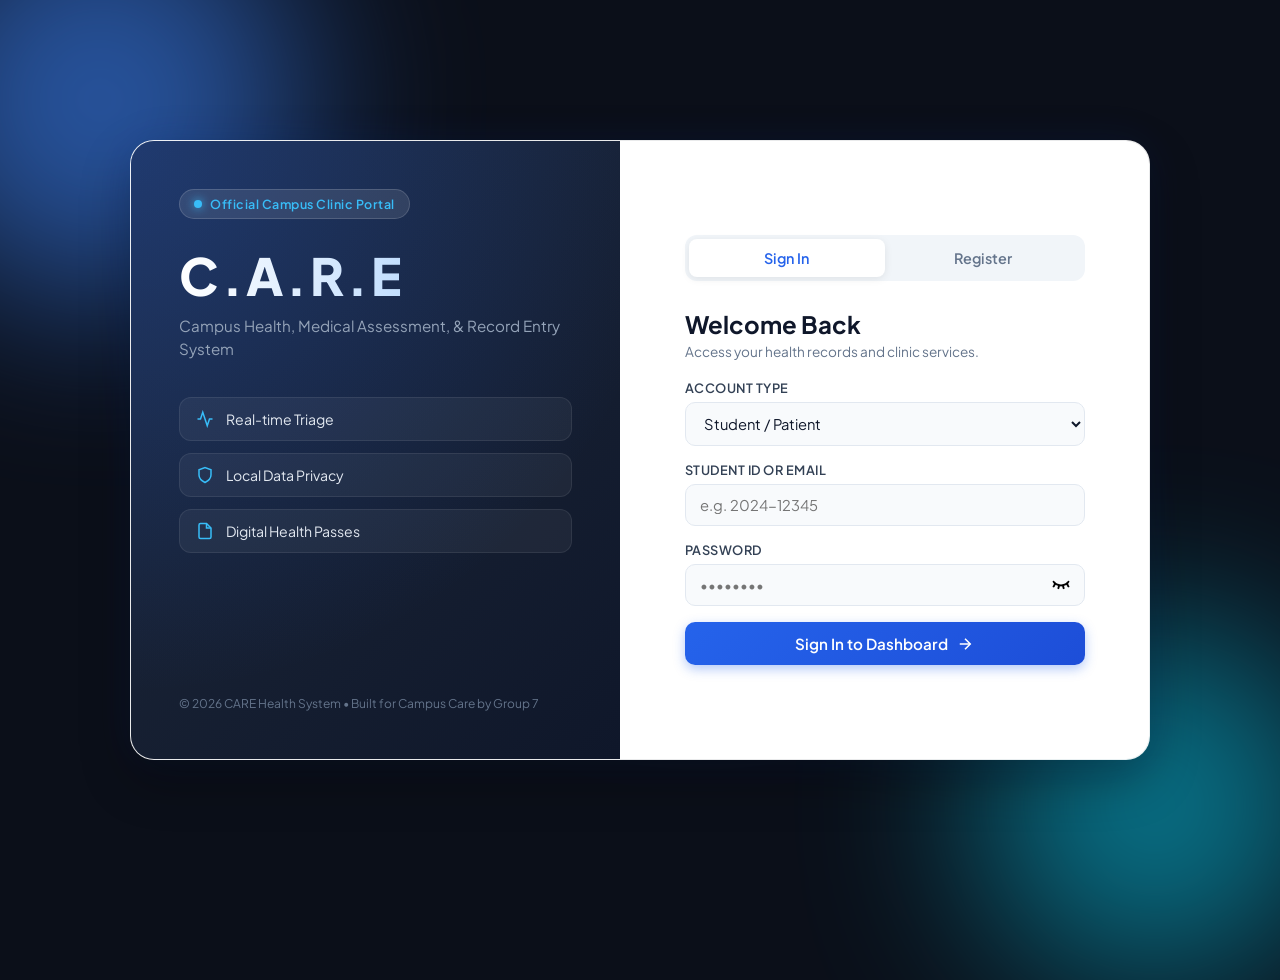
<file: CARE-ICT-1-Project/index.html>
<!DOCTYPE html>
<html lang="en">
<head>
    <meta charset="UTF-8">
    <meta name="viewport" content="width=device-width, initial-scale=1.0">
    <title>C.A.R.E - Campus Health System</title>
    <link rel="stylesheet" href="css/auth.css">
    <link href="https://fonts.googleapis.com/css2?family=Plus+Jakarta+Sans:wght@400;500;600;700;800&display=swap"
          rel="stylesheet">
</head>
<body>
<div class="bg-orb orb-1"></div>
<div class="bg-orb orb-2"></div>
<div class="bg-orb orb-3"></div>

<main class="auth-wrapper">
    <section class="brand-side">
        <div class="brand-content">
            <div class="brand-badge">
                <span class="pulse-dot"></span> Official Campus Clinic Portal
            </div>
            <h1>C.A.R.E</h1>
            <p class="brand-subtitle">Campus Health, Medical Assessment, & Record Entry System</p>

            <div class="feature-pills">
                <div class="pill">
                    <svg viewBox="0 0 24 24" width="18" height="18" stroke="currentColor" stroke-width="2" fill="none">
                        <path d="M22 12h-4l-3 9L9 3l-3 9H2"/>
                    </svg>
                    <span>Real-time Triage</span>
                </div>
                <div class="pill">
                    <svg viewBox="0 0 24 24" width="18" height="18" stroke="currentColor" stroke-width="2" fill="none">
                        <path d="M12 22s8-4 8-10V5l-8-3-8 3v7c0 6 8 10 8 10z"/>
                    </svg>
                    <span>Local Data Privacy</span>
                </div>
                <div class="pill">
                    <svg viewBox="0 0 24 24" width="18" height="18" stroke="currentColor" stroke-width="2" fill="none">
                        <path d="M14 2H6a2 2 0 0 0-2 2v16a2 2 0 0 0 2 2h12a2 2 0 0 0 2-2V8z"/>
                        <polyline points="14 2 14 8 20 8"/>
                    </svg>
                    <span>Digital Health Passes</span>
                </div>
            </div>
        </div>

        <div class="brand-footer">
            <p>© 2026 CARE Health System • Built for Campus Care by Group 7</p>
        </div>
    </section>

    <section class="form-side">
        <div class="form-card">
            <div class="tab-container">
                <div class="tab-glider" id="tabGlider"></div>
                <button id="toggleLoginBtn" class="tab-btn active" onclick="switchTab('login')">Sign In</button>
                <button id="toggleSignupBtn" class="tab-btn" onclick="switchTab('signup')">Register</button>
            </div>

            <div id="alertBox" class="alert-box hidden"></div>
            <form id="loginForm" class="auth-form" onsubmit="handleLogin(event)">
                <div class="form-header">
                    <h2>Welcome Back</h2>
                    <p>Access your health records and clinic services.</p>
                </div>

                <div class="input-field">
                    <label for="loginRole">Account Type</label>
                    <div class="input-wrapper">
                        <select id="loginRole" required>
                            <option value="student">Student / Patient</option>
                            <option value="staff">Clinic Assistant / Staff</option>
                            <option value="admin">System Admin / Head Nurse</option>
                        </select>
                    </div>
                </div>

                <div class="input-field">
                    <label for="loginIdentifier">Student ID or Email</label>
                    <div class="input-wrapper">
                        <input type="text" id="loginIdentifier" placeholder="e.g. 2024-12345" required>
                    </div>
                </div>

                <div class="input-field">
                    <label for="loginPassword">Password</label>
                    <div class="input-wrapper" style="position: relative;">
                        <input type="password" id="loginPassword" placeholder="••••••••"
                               style="width: 100%; padding-right: 40px;" required>
                        <button type="button" onclick="togglePassword('loginPassword')"
                                style="position: absolute; right: 10px; top: 50%; transform: translateY(-50%); background: none; border: none; cursor: pointer; padding: 4px;"
                                title="Show/Hide Password">
                            <img id="loginPassword-icon" src="assets/close-eye.png" alt="Toggle Password"
                                 style="width: 20px; height: 20px; object-fit: contain;">
                        </button>
                    </div>
                </div>

                <button type="submit" class="btn-submit">
                    <span>Sign In to Dashboard</span>
                    <svg viewBox="0 0 24 24" width="18" height="18" stroke="currentColor" stroke-width="2" fill="none">
                        <line x1="5" y1="12" x2="19" y2="12"/>
                        <polyline points="12 5 19 12 12 19"/>
                    </svg>
                </button>
            </form>

            <form id="signupForm" class="auth-form hidden" onsubmit="handleSignup(event)" novalidate>
                <div class="form-header">
                    <h2>Create Student Account</h2>
                    <p>Register once to simplify all future campus clinic visits.</p>
                </div>

                <div class="input-field">
                    <label for="signupFullName">Full Name</label>
                    <input type="text" id="signupFullName" placeholder="Type your name here">
                </div>

                <div class="input-field">
                    <label for="signupStudentID">Student ID Number</label>
                    <input type="text" id="signupStudentID" placeholder="e.g. 2024-12345">
                </div>

                <div class="grid-2">
                    <div class="input-field">
                        <label for="signupGrade">Year / Level</label>
                        <select id="signupGrade">
                            <option value="">Select Level</option>
                            <option value="Grade 11">Grade 11</option>
                            <option value="Grade 12">Grade 12</option>
                            <option value="1st Year">1st Year</option>
                            <option value="2nd Year">2nd Year</option>
                            <option value="3rd Year">3rd Year</option>
                            <option value="4th Year">4th Year</option>
                        </select>
                    </div>
                    <div class="input-field">
                        <label for="signupSection">Section</label>
                        <input type="text" id="signupSection" placeholder="e.g. ICT-1">
                    </div>
                </div>

                <div class="input-field">
                    <label for="signupContact">Emergency Contact</label>
                    <input type="tel" id="signupContact" placeholder="e.g 09123456789">
                </div>

                <div class="grid-2">
                    <div class="input-field">
                        <label for="signupPassword">Password</label>
                        <div class="input-wrapper" style="position: relative;">
                            <input type="password" id="signupPassword" placeholder="••••••••"
                                   style="width: 100%; padding-right: 40px;">
                            <button type="button" onclick="togglePassword('signupPassword')"
                                    style="position: absolute; right: 10px; top: 50%; transform: translateY(-50%); background: none; border: none; cursor: pointer; padding: 4px;"
                                    title="Show/Hide Password">
                                <img id="signupPassword-icon" src="assets/close-eye.png" alt="Toggle Password"
                                     style="width: 20px; height: 20px; object-fit: contain;">
                            </button>
                        </div>
                    </div>
                    <div class="input-field">
                        <label for="signupConfirmPassword">Confirm Password</label>
                        <div class="input-wrapper" style="position: relative;">
                            <input type="password" id="signupConfirmPassword" placeholder="••••••••"
                                   style="width: 100%; padding-right: 40px;">
                            <button type="button" onclick="togglePassword('signupConfirmPassword')"
                                    style="position: absolute; right: 10px; top: 50%; transform: translateY(-50%); background: none; border: none; cursor: pointer; padding: 4px;"
                                    title="Show/Hide Password">
                                <img id="signupConfirmPassword-icon" src="assets/close-eye.png" alt="Toggle Password"
                                     style="width: 20px; height: 20px; object-fit: contain;">
                            </button>
                        </div>
                    </div>
                </div>

                <div class="form-group terms-group">
                    <label class="checkbox-container">
                        <input type="checkbox" id="signupTerms">
                        <span class="checkmark"></span>
                        <span class="terms-text">
                            I agree to the <a href="#" onclick="openTermsModal(event)">Terms & Conditions</a> and <a
                                href="#" onclick="openTermsModal(event)">Data Privacy Notice</a>.
                        </span>
                    </label>
                </div>

                <button type="submit" class="btn-submit">
                    <span>Complete Registration</span>
                    <svg viewBox="0 0 24 24" width="18" height="18" stroke="currentColor" stroke-width="2" fill="none">
                        <line x1="5" y1="12" x2="19" y2="12"/>
                        <polyline points="12 5 19 12 12 19"/>
                    </svg>
                </button>
            </form>
        </div>
    </section>
</main>

<div id="termsModal" class="modal-overlay hidden" onclick="closeTermsModalOnOverlay(event)">
    <div class="modal-card">
        <div class="modal-header">
            <h3>Terms & Conditions & Privacy Notice</h3>
            <button type="button" class="modal-close-btn" onclick="closeTermsModal()">&times;</button>
        </div>
        <div class="modal-body">
            <h4>1. Data Processing and In-Memory Handling</h4>
            <p>Welcome to CARE: Campus Health, Medical Assessment, and Record Entry System. Please note that this system
                operates entirely using in-memory JavaScript data structures during active runtime session
                interaction.</p>

            <h4>2. No Persistent Web Storage</h4>
            <p>To comply with course guidelines and browser security standards, no personal health data, login
                credentials, or clinic records are stored permanently in browser localStorage or local persistent device
                storage.</p>

            <h4>3. Session Lifecycle</h4>
            <p>All entered student information, clinic check-in logs, queue numbers, and generated medical passes are
                stored temporarily for active session rendering. Closing or refreshing the browser page will instantly
                reset active queue entries and session data.</p>

            <h4>4. Scope of Use</h4>
            <p>The system is designed strictly for routine student health check-ins, symptom selections, and basic
                clinic visit summary generation within campus limits. It does not replace emergency medical response
                systems.</p>

            <h4>5. User Responsibilities</h4>
            <p>Students must provide accurate emergency contact details and truthful health information to assist clinic
                nurses and staff in delivering proper on-campus care.</p>
        </div>
        <div class="modal-footer">
            <button type="button" class="btn-secondary" onclick="closeTermsModal()">Close</button>
            <button type="button" class="btn-primary-sm" onclick="acceptTermsFromModal()">I Agree & Accept</button>
        </div>
    </div>
</div>

<script src="js/data.js"></script>
<script src="js/auth.js"></script>
</body>
</html>
</file>
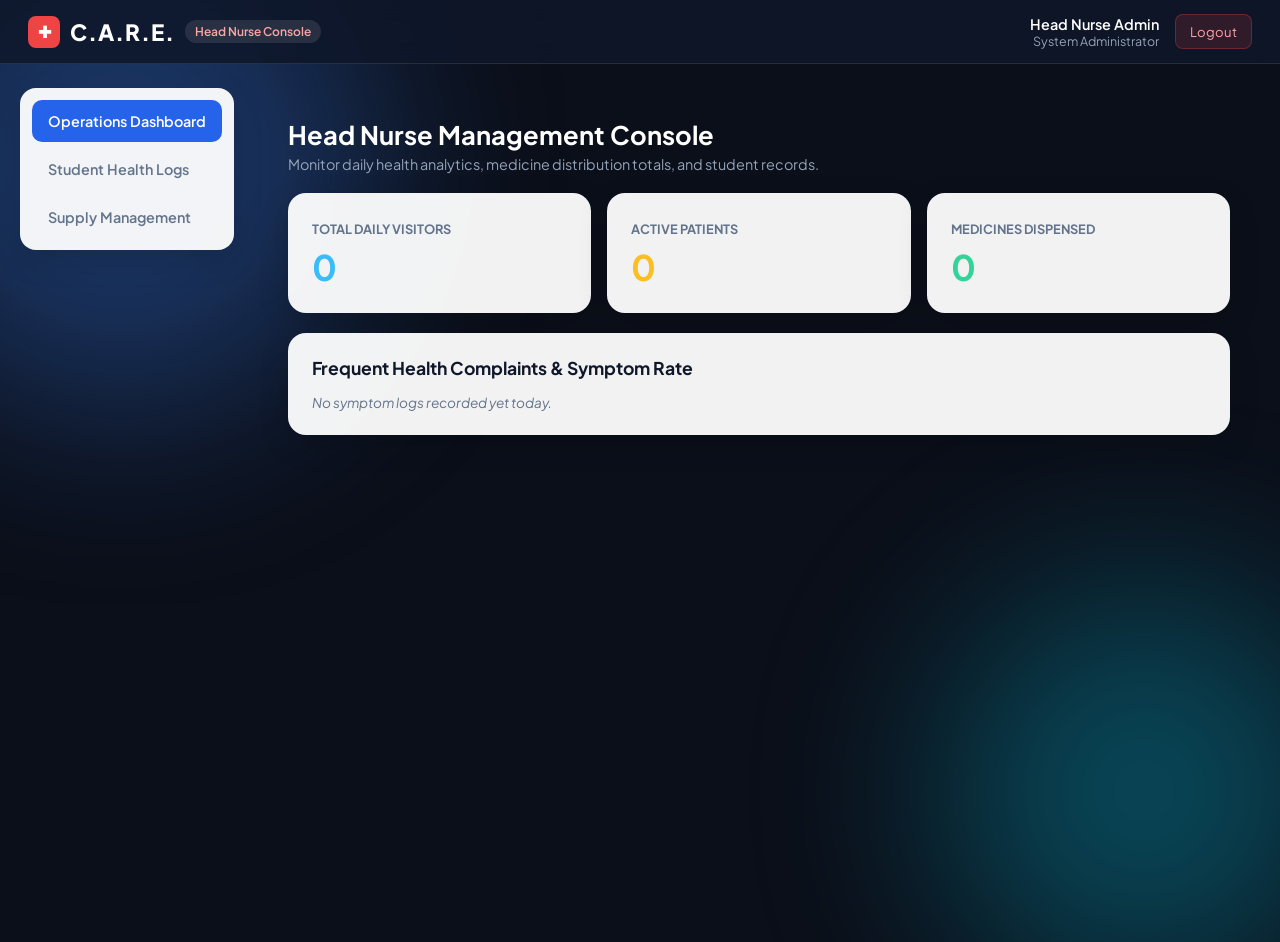
<file: CARE-ICT-1-Project/pages/admin.html>
<!DOCTYPE html>
<html lang="en">
<head>
    <meta charset="UTF-8">
    <meta name="viewport" content="width=device-width, initial-scale=1.0">
    <title>C.A.R.E. - Admin & Head Nurse Portal</title>
    <link rel="stylesheet" href="../css/student.css">
    <link href="https://fonts.googleapis.com/css2?family=Plus+Jakarta+Sans:wght@400;500;600;700;800&display=swap"
          rel="stylesheet">
</head>
<body>
<div class="bg-orb orb-1"></div>
<div class="bg-orb orb-2"></div>

<header class="app-header">
    <div class="header-container">
        <div style="display: flex; align-items: center; gap: 12px;">
            <button class="hamburger-btn" onclick="toggleMobileSidebar()" title="Toggle Menu">☰</button>
            <div class="brand">
                <span class="logo-icon" style="background: #ef4444;">✚</span>
                <span class="logo-text">C.A.R.E.</span>
                <span class="badge" style="color: #fca5a5;">Head Nurse Console</span>
            </div>
        </div>
        <div class="user-profile">
            <div class="profile-info">
                <span id="navAdminName" class="user-name">Head Nurse Admin</span>
                <span class="user-id">System Administrator</span>
            </div>
            <button class="btn-logout" onclick="handleLogout()">
                <span>Logout</span>
            </button>
        </div>
    </div>
</header>

<div class="dashboard-layout">
    <aside class="sidebar">
        <nav class="nav-menu">
            <button class="nav-item active" onclick="switchAdminSection('dashboard', this)">
                <span>Operations Dashboard</span>
            </button>
            <button class="nav-item" onclick="switchAdminSection('records', this)">
                <span>Student Health Logs</span>
            </button>
            <button class="nav-item" onclick="switchAdminSection('inventory', this)">
                <span>Supply Management</span>
            </button>
        </nav>
    </aside>

    <main class="content-area">
        <!-- DASHBOARD -->
        <section id="sec-dashboard" class="dashboard-section">
            <div class="section-title">
                <h2>Head Nurse Management Console</h2>
                <p>Monitor daily health analytics, medicine distribution totals, and student records.</p>
            </div>

            <div style="display: grid; grid-template-columns: repeat(auto-fit, minmax(200px, 1fr)); gap: 16px;">
                <div class="card-box">
                    <span style="font-size: 0.8rem; color: var(--text-muted); font-weight: 700; text-transform: uppercase;">Total Daily Visitors</span>
                    <h2 id="adminVisitorTotal" style="font-size: 2.2rem; margin-top: 6px; color: #38bdf8;">0</h2>
                </div>
                <div class="card-box">
                    <span style="font-size: 0.8rem; color: var(--text-muted); font-weight: 700; text-transform: uppercase;">Active Patients</span>
                    <h2 id="adminActiveTotal" style="font-size: 2.2rem; margin-top: 6px; color: #fbbf24;">0</h2>
                </div>
                <div class="card-box">
                    <span style="font-size: 0.8rem; color: var(--text-muted); font-weight: 700; text-transform: uppercase;">Medicines Dispensed</span>
                    <h2 id="adminMedsDispensed" style="font-size: 2.2rem; margin-top: 6px; color: #34d399;">0</h2>
                </div>
            </div>

            <div class="card-box">
                <h3>Frequent Health Complaints & Symptom Rate</h3>
                <div id="symptomAnalyticsList"
                     style="display: flex; flex-direction: column; gap: 10px; margin-top: 15px;"></div>
            </div>
        </section>

        <!-- RECORDS -->
        <section id="sec-records" class="dashboard-section hidden">
            <div class="section-title">
                <h2>Comprehensive Health Records</h2>
                <p>View all student clinic check-ins and treatment logs.</p>
            </div>
            <div class="card-box">
                <div class="table-wrapper">
                    <table class="data-table">
                        <thead>
                        <tr>
                            <th>Timestamp</th>
                            <th>Queue #</th>
                            <th>Student Name</th>
                            <th>Symptoms</th>
                            <th>Rest Duration</th>
                            <th>Status</th>
                        </tr>
                        </thead>
                        <tbody id="adminRecordsTableBody"></tbody>
                    </table>
                </div>
            </div>
        </section>

        <!-- INVENTORY -->
        <section id="sec-inventory" class="dashboard-section hidden">
            <div class="section-title">
                <h2>Medicine Supply Management</h2>
                <p>Manage stock levels and supply availability.</p>
            </div>
            <div class="card-box">
                <div class="table-wrapper">
                    <table class="data-table">
                        <thead>
                        <tr>
                            <th>Item Name</th>
                            <th>Category</th>
                            <th>Stock Remaining</th>
                            <th>Status</th>
                        </tr>
                        </thead>
                        <tbody id="adminInventoryTableBody"></tbody>
                    </table>
                </div>
            </div>
        </section>
    </main>
</div>

<script src="../js/data.js"></script>
<script src="../js/admin.js"></script>
</body>
</html>
</file>
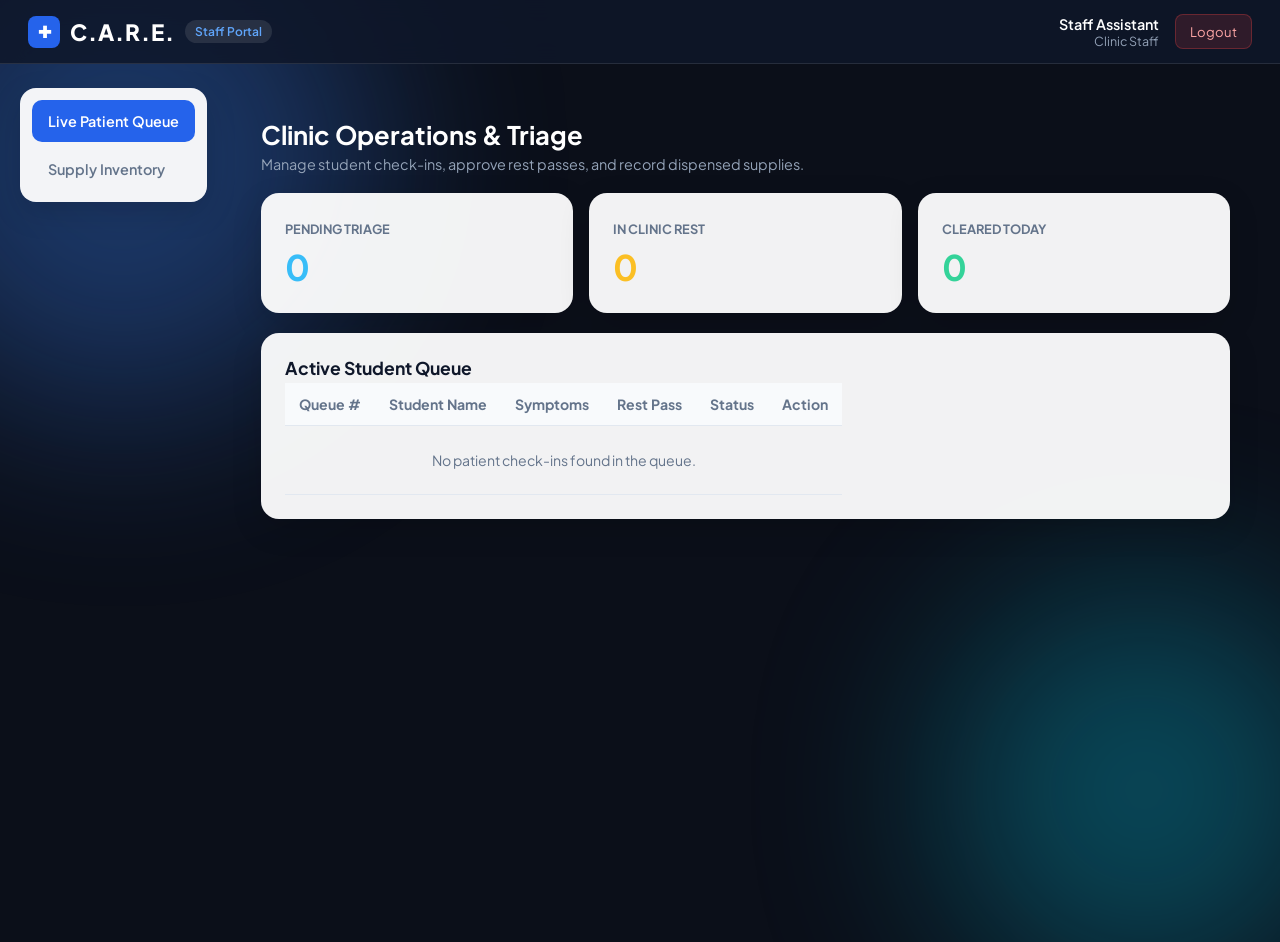
<file: CARE-ICT-1-Project/pages/staff.html>
<!DOCTYPE html>
<html lang="en">
<head>
    <meta charset="UTF-8">
    <meta name="viewport" content="width=device-width, initial-scale=1.0">
    <title>C.A.R.E - Staff Portal</title>
    <link rel="stylesheet" href="../css/student.css">
    <link href="https://fonts.googleapis.com/css2?family=Plus+Jakarta+Sans:wght@400;500;600;700;800&display=swap"
          rel="stylesheet">
</head>
<body>
<div class="bg-orb orb-1"></div>
<div class="bg-orb orb-2"></div>

<header class="app-header">
    <div class="header-container">
        <div style="display: flex; align-items: center; gap: 12px;">
            <button class="hamburger-btn" onclick="toggleMobileSidebar()" title="Toggle Menu">☰</button>
            <div class="brand">
                <span class="logo-icon" style="background: #2563eb;">✚</span>
                <span class="logo-text">C.A.R.E.</span>
                <span class="badge" style="color: #60a5fa;">Staff Portal</span>
            </div>
        </div>
        <div class="user-profile">
            <div class="profile-info">
                <span id="navStaffName" class="user-name">Staff Assistant</span>
                <span class="user-id">Clinic Staff</span>
            </div>
            <button class="btn-logout" onclick="handleLogout()">
                <span>Logout</span>
            </button>
        </div>
    </div>
</header>

<div class="dashboard-layout">
    <aside class="sidebar">
        <nav class="nav-menu">
            <button class="nav-item active" onclick="switchStaffSection('queue', this)">
                <span>Live Patient Queue</span>
            </button>
            <button class="nav-item" onclick="switchStaffSection('inventory', this)">
                <span>Supply Inventory</span>
            </button>
        </nav>
    </aside>

    <main class="content-area">
        <!-- SECTION 1: QUEUE -->
        <section id="sec-queue" class="dashboard-section">
            <div class="section-title">
                <h2>Clinic Operations & Triage</h2>
                <p>Manage student check-ins, approve rest passes, and record dispensed supplies.</p>
            </div>

            <div style="display: grid; grid-template-columns: repeat(auto-fit, minmax(200px, 1fr)); gap: 16px;">
                <div class="card-box">
                    <span style="font-size: 0.8rem; color: var(--text-muted); font-weight: 700; text-transform: uppercase;">Pending Triage</span>
                    <h2 id="metricPending" style="font-size: 2.2rem; margin-top: 6px; color: #38bdf8;">0</h2>
                </div>
                <div class="card-box">
                    <span style="font-size: 0.8rem; color: var(--text-muted); font-weight: 700; text-transform: uppercase;">In Clinic Rest</span>
                    <h2 id="metricResting" style="font-size: 2.2rem; margin-top: 6px; color: #fbbf24;">0</h2>
                </div>
                <div class="card-box">
                    <span style="font-size: 0.8rem; color: var(--text-muted); font-weight: 700; text-transform: uppercase;">Cleared Today</span>
                    <h2 id="metricCleared" style="font-size: 2.2rem; margin-top: 6px; color: #34d399;">0</h2>
                </div>
            </div>

            <div class="card-box">
                <h3>Active Student Queue</h3>
                <div class="table-wrapper">
                    <table class="data-table">
                        <thead>
                        <tr>
                            <th>Queue #</th>
                            <th>Student Name</th>
                            <th>Symptoms</th>
                            <th>Rest Pass</th>
                            <th>Status</th>
                            <th>Action</th>
                        </tr>
                        </thead>
                        <tbody id="staffQueueTableBody"></tbody>
                    </table>
                </div>
            </div>
        </section>

        <!-- SECTION 2: INVENTORY -->
        <section id="sec-inventory" class="dashboard-section hidden">
            <div class="section-title">
                <h2>Clinic Supply Stocks</h2>
                <p>Monitor basic supply stock levels for student distribution.</p>
            </div>
            <div class="card-box">
                <div class="table-wrapper">
                    <table class="data-table">
                        <thead>
                        <tr>
                            <th>Item Name</th>
                            <th>Category</th>
                            <th>Stock Remaining</th>
                            <th>Status</th>
                        </tr>
                        </thead>
                        <tbody id="staffInventoryTableBody"></tbody>
                    </table>
                </div>
            </div>
        </section>
    </main>
</div>

<!-- UPDATE MODAL -->
<div id="actionModal" class="modal-overlay hidden">
    <div class="pass-card" style="padding: 24px; max-width: 400px;">
        <h3 style="color: var(--text-main); margin-bottom: 4px;">Update Patient Visit</h3>
        <p id="actionModalQueue"
           style="font-size: 0.9rem; font-weight: 700; color: var(--primary); margin-bottom: 16px;"></p>

        <div class="form-group" style="margin-bottom: 12px;">
            <label>Update Status</label>
            <select id="actionStatusSelect"
                    style="width: 100%; padding: 10px; border-radius: 8px; border: 1.5px solid var(--border);">
                <option value="Approved for Rest">Approve for Rest Pass</option>
                <option value="Cleared & Discharged">Cleared & Discharged</option>
            </select>
        </div>

        <div class="form-group" style="margin-bottom: 20px;">
            <label>Dispense Medicine Supply</label>
            <select id="actionMedSelect"
                    style="width: 100%; padding: 10px; border-radius: 8px; border: 1.5px solid var(--border);">
                <option value="">None Issued</option>
                <option value="Paracetamol">Paracetamol (500mg)</option>
                <option value="Antacid">Antacid Tablet</option>
                <option value="Mefenamic Acid">Mefenamic Acid</option>
                <option value="Bandage / Dressing">Bandage / Dressing</option>
            </select>
        </div>

        <div style="display: flex; gap: 10px; justify-content: flex-end;">
            <button type="button" class="btn-secondary" onclick="closeActionModal()">Cancel</button>
            <button type="button" class="btn-primary-sm" onclick="saveVisitAction()">Save Changes</button>
        </div>
    </div>
</div>

<script src="../js/data.js"></script>
<script src="../js/staff.js"></script>
</body>
</html>
</file>
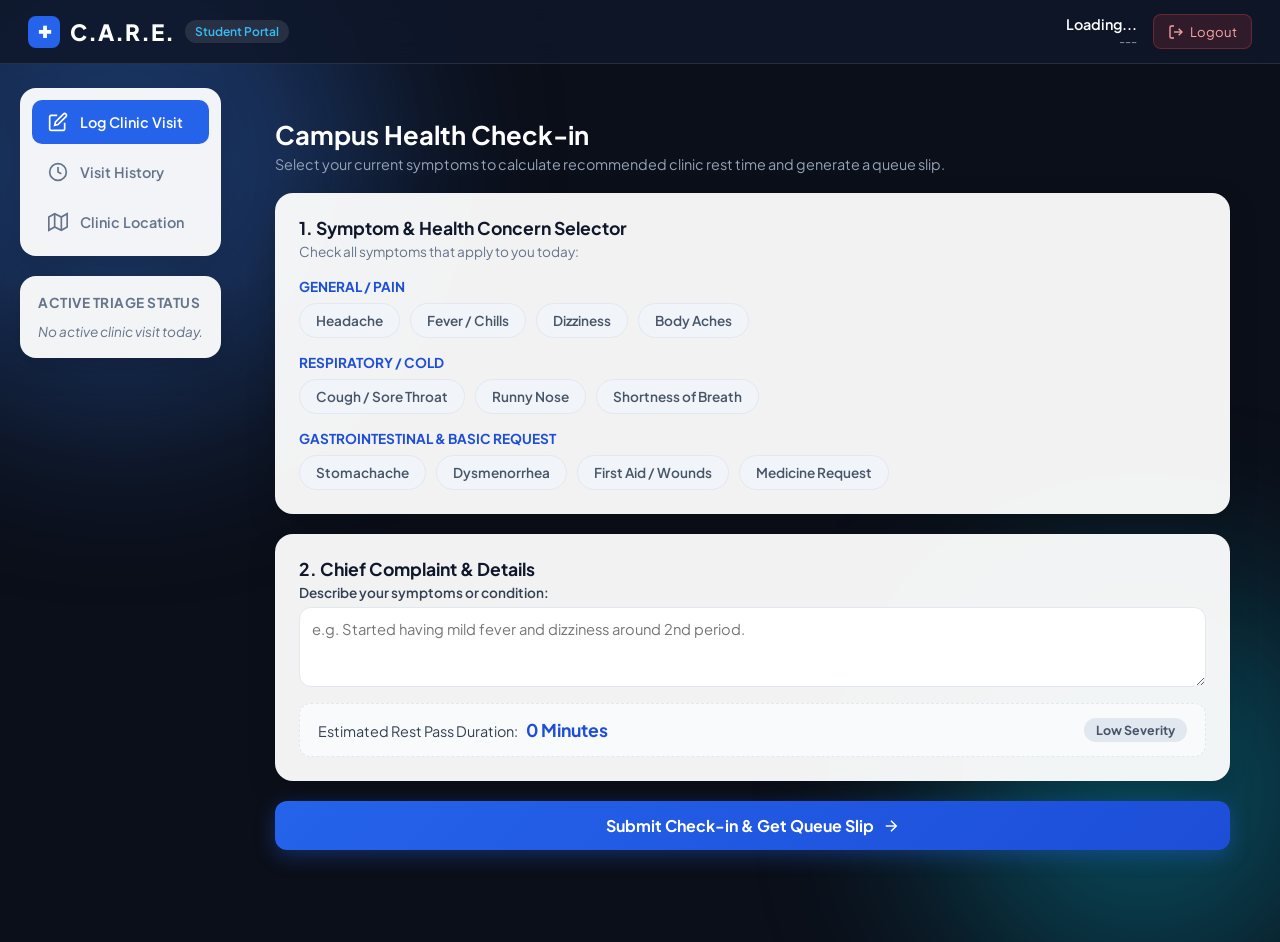
<file: CARE-ICT-1-Project/pages/student.html>
<!DOCTYPE html>
<html lang="en">
<head>
    <meta charset="UTF-8">
    <meta name="viewport" content="width=device-width, initial-scale=1.0">
    <title>CARE - Student Portal</title>
    <link rel="stylesheet" href="../css/student.css">
    <link href="https://fonts.googleapis.com/css2?family=Plus+Jakarta+Sans:wght@400;500;600;700;800&display=swap"
          rel="stylesheet">
</head>
<body>
<div class="bg-orb orb-1"></div>
<div class="bg-orb orb-2"></div>

<!-- pinaka navigation error ng system -->
<header class="app-header">
    <div class="header-container">
        <div style="display: flex; align-items: center; gap: 12px;">
            <button class="hamburger-btn" onclick="toggleMobileSidebar()" title="Toggle Menu">☰</button>
            <div class="brand">
                <span class="logo-icon">✚</span>
                <span class="logo-text">C.A.R.E.</span>
                <span class="badge">Student Portal</span>
            </div>
        </div>
        <div class="user-profile">
            <div class="profile-info">
                <span id="navStudentName" class="user-name">Loading...</span>
                <span id="navStudentID" class="user-id">---</span>
            </div>
            <button class="btn-logout" onclick="handleLogout()">
                <svg viewBox="0 0 24 24" width="16" height="16" stroke="currentColor" stroke-width="2" fill="none">
                    <path d="M9 21H5a2 2 0 0 1-2-2V5a2 2 0 0 1 2-2h4"/>
                    <polyline points="16 17 21 12 16 7"/>
                    <line x1="21" y1="12" x2="9" y2="12"/>
                </svg>
                <span>Logout</span>
            </button>
        </div>
    </div>
</header>

<main class="dashboard-layout">
    <!-- sidebar sa gitna -->
    <aside class="sidebar">
        <nav class="nav-menu">
            <button class="nav-item active" onclick="switchSection('new-visit', this)">
                <svg viewBox="0 0 24 24" width="20" height="20" stroke="currentColor" stroke-width="2" fill="none">
                    <path d="M11 4H4a2 2 0 0 0-2 2v14a2 2 0 0 0 2 2h14a2 2 0 0 0 2-2v-7"/>
                    <path d="M18.5 2.5a2.121 2.121 0 0 1 3 3L12 15l-4 1 1-4 9.5-9.5z"/>
                </svg>
                <span>Log Clinic Visit</span>
            </button>
            <button class="nav-item" onclick="switchSection('my-history', this)">
                <svg viewBox="0 0 24 24" width="20" height="20" stroke="currentColor" stroke-width="2" fill="none">
                    <circle cx="12" cy="12" r="10"/>
                    <polyline points="12 6 12 12 16 14"/>
                </svg>
                <span>Visit History</span>
            </button>
            <button class="nav-item" onclick="switchSection('clinic-map', this)">
                <svg viewBox="0 0 24 24" width="20" height="20" stroke="currentColor" stroke-width="2" fill="none">
                    <polygon points="1 6 1 22 8 18 16 22 23 18 23 2 16 6 8 2 1 6"/>
                    <line x1="8" y1="2" x2="8" y2="18"/>
                    <line x1="16" y1="6" x2="16" y2="22"/>
                </svg>
                <span>Clinic Location</span>
            </button>
        </nav>

        <div class="active-queue-card">
            <h4>Active Triage Status</h4>
            <div id="queueStatusContent">
                <p class="no-queue">No active clinic visit today.</p>
            </div>
        </div>
    </aside>

    <!-- pinaka content -->
    <section class="content-area">

        <!-- yung log in visit form -->
        <div id="sec-new-visit" class="dashboard-section active">
            <div class="section-title">
                <h2>Campus Health Check-in</h2>
                <p>Select your current symptoms to calculate recommended clinic rest time and generate a queue slip.</p>
            </div>

            <form id="visitForm" onsubmit="handleVisitSubmit(event)">
                <!-- yung symptom selector grid -->
                <div class="card-box">
                    <h3>1. Symptom & Health Concern Selector</h3>
                    <p class="hint">Check all symptoms that apply to you today:</p>

                    <div class="symptom-categories">
                        <div class="symptom-group">
                            <h4>General / Pain</h4>
                            <div class="checkbox-grid">
                                <label class="symptom-chip"><input type="checkbox" name="symptoms" value="Headache"
                                                                   data-rest="30" data-severity="low">
                                    <span>Headache</span></label>
                                <label class="symptom-chip"><input type="checkbox" name="symptoms"
                                                                   value="Fever / Chills" data-rest="60"
                                                                   data-severity="high">
                                    <span>Fever / Chills</span></label>
                                <label class="symptom-chip"><input type="checkbox" name="symptoms" value="Dizziness"
                                                                   data-rest="45" data-severity="medium"> <span>Dizziness</span></label>
                                <label class="symptom-chip"><input type="checkbox" name="symptoms"
                                                                   value="Muscle / Body Pain" data-rest="30"
                                                                   data-severity="low"> <span>Body Aches</span></label>
                            </div>
                        </div>

                        <div class="symptom-group">
                            <h4>Respiratory / Cold</h4>
                            <div class="checkbox-grid">
                                <label class="symptom-chip"><input type="checkbox" name="symptoms"
                                                                   value="Cough / Sore Throat" data-rest="30"
                                                                   data-severity="low"> <span>Cough / Sore Throat</span></label>
                                <label class="symptom-chip"><input type="checkbox" name="symptoms"
                                                                   value="Nasal Congestion" data-rest="20"
                                                                   data-severity="low"> <span>Runny Nose</span></label>
                                <label class="symptom-chip"><input type="checkbox" name="symptoms"
                                                                   value="Difficulty Breathing" data-rest="90"
                                                                   data-severity="high">
                                    <span>Shortness of Breath</span></label>
                            </div>
                        </div>

                        <div class="symptom-group">
                            <h4>Gastrointestinal & Basic Request</h4>
                            <div class="checkbox-grid">
                                <label class="symptom-chip"><input type="checkbox" name="symptoms"
                                                                   value="Stomachache / Nausea" data-rest="45"
                                                                   data-severity="medium">
                                    <span>Stomachache</span></label>
                                <label class="symptom-chip"><input type="checkbox" name="symptoms" value="Dysmenorrhea"
                                                                   data-rest="60" data-severity="medium"> <span>Dysmenorrhea</span></label>
                                <label class="symptom-chip"><input type="checkbox" name="symptoms"
                                                                   value="Minor Wounds / Bandage Request" data-rest="15"
                                                                   data-severity="low"> <span>First Aid / Wounds</span></label>
                                <label class="symptom-chip"><input type="checkbox" name="symptoms"
                                                                   value="Basic OTC Medicine Request" data-rest="10"
                                                                   data-severity="low">
                                    <span>Medicine Request</span></label>
                            </div>
                        </div>
                    </div>
                </div>

                <!-- extra details sa baba ng symptom grid -->
                <div class="card-box mt-20">
                    <h3>2. Chief Complaint & Details</h3>
                    <div class="form-group">
                        <label for="chiefComplaint">Describe your symptoms or condition:</label>
                        <textarea id="chiefComplaint" rows="3"
                                  placeholder="e.g. Started having mild fever and dizziness around 2nd period."
                                  required></textarea>
                    </div>

                    <!-- yung estimated rest duration -->
                    <div class="rest-preview-box">
                        <div class="rest-info">
                            <span>Estimated Rest Pass Duration:</span>
                            <strong id="calculatedRestDisplay">0 Minutes</strong>
                        </div>
                        <span class="severity-badge" id="severityDisplay">Low Severity</span>
                    </div>
                </div>

                <button type="submit" class="btn-submit-visit">
                    <span>Submit Check-in & Get Queue Slip</span>
                    <svg viewBox="0 0 24 24" width="18" height="18" stroke="currentColor" stroke-width="2" fill="none">
                        <line x1="5" y1="12" x2="19" y2="12"/>
                        <polyline points="12 5 19 12 12 19"/>
                    </svg>
                </button>
            </form>
        </div>

        <!-- SECTION 2: MEDICAL HISTORY -->
        <div id="sec-my-history" class="dashboard-section hidden">
            <div class="section-title">
                <h2>Personal Health Consultation History</h2>
                <p>Review past clinic visits, issued treatments, and health summary slips.</p>
            </div>
            <div class="card-box">
                <div class="table-wrapper">
                    <table class="data-table">
                        <thead>
                        <tr>
                            <th>Date & Time</th>
                            <th>Queue #</th>
                            <th>Symptoms Logged</th>
                            <th>Rest Time</th>
                            <th>Status</th>
                            <th>Action</th>
                        </tr>
                        </thead>
                        <tbody id="historyTableBody">
                        <!-- hayaan mo to student.js ang bahala dyan -->
                        </tbody>
                    </table>
                </div>
            </div>
        </div>

        <!-- yung clinic map-->
        <div id="sec-clinic-map" class="dashboard-section hidden">
            <div class="section-title">
                <h2>Campus Clinic Location Map</h2>
                <p>Locate the physical clinic building and available facilities on campus.</p>
            </div>
            <div class="card-box map-card">

                <!-- Googlemap Iframe -->
                <div class="map-container"
                     style="border-radius: 8px; overflow: hidden; box-shadow: 0 4px 6px rgba(0,0,0,0.1); margin-bottom: 15px;">
                    <iframe
                            src="https://www.google.com/maps/embed?pb=!1m18!1m12!1m3!1d3859.9836932402123!2d120.97864431484083!3d14.654519989768!2m3!1f0!2f0!3f0!3m2!1i1024!2i768!4f13.1!3m3!1m2!1s0x0%3A0x0!2zMTTCsDM5JzE2LjMiTiAxMjDCsDU4JzUxLjAiRQ!5e0!3m2!1sen!2sph!4v1700000000000!5m2!1sen!2sph"
                            width="100%"
                            height="250"
                            style="border:0;"
                            allowfullscreen=""
                            loading="lazy"
                            referrerpolicy="no-referrer-when-downgrade">
                    </iframe>
                </div>

                <div class="map-details">
                    <h4>Clinic Operating Hours</h4>
                    <p>🗓️ Monday – Friday: 7:30 AM – 5:30 PM</p>
                    <p>📞 Emergency Internal Extension: Ext. 104 / 105</p>
                </div>
            </div>
        </div>

    </section>
</main>

<!-- yung sa card pag magpiprint ka na -->
<div id="passModal" class="modal-overlay hidden" style="display: none;">
    <div class="modal-card pass-card">
        <div class="pass-header">
            <div>
                <h2>CAMPUS CLINIC HEALTH PASS</h2>
                <p>Digital Visit Slip & Consultation Summary</p>
            </div>
            <span class="pass-badge" id="modalQueueNo">#Q-000</span>
        </div>

        <div class="pass-body" id="printablePassArea">
            <div class="pass-row">
                <div><strong>Student Name:</strong> <span id="modalStudentName">---</span></div>
                <div><strong>ID Number:</strong> <span id="modalStudentID">---</span></div>
            </div>
            <div class="pass-row">
                <div><strong>Grade & Section:</strong> <span id="modalStudentGrade">---</span></div>
                <div><strong>Date & Time:</strong> <span id="modalVisitTime">---</span></div>
            </div>
            <hr>
            <div class="pass-detail">
                <strong>Logged Symptoms:</strong>
                <p id="modalSymptoms">None selected</p>
            </div>
            <div class="pass-detail">
                <strong>Chief Complaint:</strong>
                <p id="modalComplaint">N/A</p>
            </div>
            <div class="pass-highlight">
                <div>Recommended Rest Duration: <strong id="modalRestDuration">0 Mins</strong></div>
                <div>Triage Status: <span id="modalStatus" class="status-pill">Pending Triage</span></div>
            </div>
        </div>

        <div class="modal-footer">
            <button type="button" class="btn-secondary" id="closePassModalBtn" onclick="closePassModal()">Close</button>
            <button type="button" class="btn-primary-sm" onclick="window.print()">🖨️ Print Health Slip</button>
        </div>
    </div>
</div>

<script src="../js/data.js"></script>
<script src="../js/student.js"></script>
</body>
</html>
</file>
<file: CARE-ICT-1-Project/css/auth.css>
:root {
    --primary: #2563eb;
    --primary-glow: rgba(37, 99, 235, 0.35);
    --primary-dark: #1d4ed8;
    --accent: #06b6d4;
    --bg-dark: #0f172a;
    --text-main: #0f172a;
    --text-muted: #64748b;
    --card-bg: rgba(255, 255, 255, 0.92);
    --border: #e2e8f0;
    --input-bg: #f8fafc;
    --error: #ef4444;
    --success: #10b981;
}

* {
    box-sizing: border-box;
    margin: 0;
    padding: 0;
    font-family: 'Plus Jakarta Sans', -apple-system, sans-serif;
}

body {
    background-color: #0b0f19;
    min-height: 100vh;
    display: flex;
    align-items: center;
    justify-content: center;
    overflow-x: hidden;
    position: relative;
    padding: 20px;
}

.bg-orb {
    position: absolute;
    border-radius: 50%;
    filter: blur(90px);
    z-index: 0;
    opacity: 0.6;
    animation: floatOrb 12s ease-in-out infinite alternate;
}

.orb-1 {
    width: 400px;
    height: 400px;
    background: #3b82f6;
    top: -100px;
    left: -100px;
}

.orb-2 {
    width: 350px;
    height: 350px;
    background: #06b6d4;
    bottom: -80px;
    right: -50px;
    animation-delay: -4s;
}

.orb-3 {
    width: 250px;
    height: 250px;
    background: #6366f1;
    top: 40%;
    left: 45%;
    animation-delay: -8s;
}
.auth-container {
    background: rgba(15, 23, 42, 0.75);
    backdrop-filter: blur(16px);
    border: 1px solid rgba(255, 255, 255, 0.12);
    box-shadow: 0 20px 50px rgba(0, 0, 0, 0.4);
    border-radius: 20px;
    overflow: hidden;
    transition: transform 0.3s ease, box-shadow 0.3s ease;
}

.auth-container:hover {
    transform: translateY(-2px);
    box-shadow: 0 25px 60px rgba(0, 0, 0, 0.5);
}

/* Tab Glider Animation */
.tab-glider {
    position: absolute;
    top: 4px;
    left: 4px;
    width: calc(50% - 4px);
    height: calc(100% - 8px);
    background: linear-gradient(135deg, #2563eb, #1d4ed8);
    border-radius: 10px;
    transition: transform 0.4s cubic-bezier(0.4, 0, 0.2, 1);
    box-shadow: 0 4px 15px rgba(37, 99, 235, 0.4);
}

@keyframes slideFadeIn {
    from {
        opacity: 0;
        transform: translateY(12px) scale(0.98);
    }
    to {
        opacity: 1;
        transform: translateY(0) scale(1);
    }
}
.form-fade-in {
    animation: dramaticSlideIn 0.5s cubic-bezier(0.175, 0.885, 0.32, 1.275) forwards;
}
.form-fade-in {
    animation: slideFadeIn 0.45s cubic-bezier(0.16, 1, 0.3, 1) forwards;
}

@keyframes dramaticSlideIn {
    0% {
        opacity: 0;
        transform: translateY(30px) scale(0.94);
        filter: blur(4px);
    }
    100% {
        opacity: 1;
        transform: translateY(0) scale(1);
        filter: blur(0);
    }
}
@keyframes floatOrb {
    0% { transform: translate(0, 0) scale(1); }
    100% { transform: translate(40px, 50px) scale(1.1); }
}

.auth-wrapper {
    position: relative;
    z-index: 10;
    display: flex;
    width: 100%;
    max-width: 1020px;
    min-height: 620px;
    background: rgba(255, 255, 255, 0.85);
    backdrop-filter: blur(20px);
    -webkit-backdrop-filter: blur(20px);
    border: 1px solid rgba(255, 255, 255, 0.4);
    border-radius: 24px;
    box-shadow: 0 20px 50px rgba(0, 0, 0, 0.3), 0 0 40px rgba(37, 99, 235, 0.1);
    overflow: hidden;
}

.brand-side {
    flex: 1;
    background: linear-gradient(135deg, #1e293b 0%, #0f172a 100%);
    color: white;
    padding: 48px;
    display: flex;
    flex-direction: column;
    justify-content: space-between;
    position: relative;
    overflow: hidden;
}

.brand-side::before {
    content: '';
    position: absolute;
    top: 0; left: 0; right: 0; bottom: 0;
    background: radial-gradient(circle at top left, rgba(37, 99, 235, 0.3), transparent 70%);
}

.brand-content {
    position: relative;
    z-index: 2;
}

.brand-badge {
    display: inline-flex;
    align-items: center;
    gap: 8px;
    padding: 6px 14px;
    background: rgba(255, 255, 255, 0.1);
    border: 1px solid rgba(255, 255, 255, 0.15);
    border-radius: 30px;
    font-size: 0.78rem;
    font-weight: 600;
    letter-spacing: 0.5px;
    color: #38bdf8;
    margin-bottom: 24px;
}

.pulse-dot {
    width: 8px;
    height: 8px;
    background-color: #38bdf8;
    border-radius: 50%;
    box-shadow: 0 0 10px #38bdf8;
    animation: pulse 2s infinite;
}

@keyframes pulse {
    0%, 100% { opacity: 1; transform: scale(1); }
    50% { opacity: 0.4; transform: scale(1.3); }
}

.brand-side h1 {
    font-size: 3.2rem;
    font-weight: 800;
    letter-spacing: 3px;
    background: linear-gradient(to right, #ffffff, #93c5fd);
    -webkit-background-clip: text;
    -webkit-text-fill-color: transparent;
    margin-bottom: 8px;
}

.brand-subtitle {
    font-size: 0.95rem;
    color: #94a3b8;
    line-height: 1.5;
    margin-bottom: 36px;
}

.feature-pills {
    display: flex;
    flex-direction: column;
    gap: 12px;
}

.pill {
    display: flex;
    align-items: center;
    gap: 12px;
    padding: 12px 16px;
    background: rgba(255, 255, 255, 0.05);
    border: 1px solid rgba(255, 255, 255, 0.08);
    border-radius: 12px;
    font-size: 0.88rem;
    color: #e2e8f0;
    transition: transform 0.2s, background 0.2s;
}

.pill:hover {
    background: rgba(255, 255, 255, 0.1);
    transform: translateX(4px);
}

.pill svg {
    color: #38bdf8;
}

.brand-footer p {
    font-size: 0.75rem;
    color: #64748b;
    position: relative;
    z-index: 2;
}

.form-side {
    flex: 1.1;
    padding: 40px 48px;
    display: flex;
    align-items: center;
    justify-content: center;
    background: #ffffff;
}

.form-card {
    width: 100%;
    max-width: 400px;
}

.tab-container {
    position: relative;
    display: flex;
    background: #f1f5f9;
    padding: 4px;
    border-radius: 12px;
    margin-bottom: 28px;
}

.tab-btn {
    flex: 1;
    padding: 10px;
    border: none;
    background: none;
    font-weight: 600;
    font-size: 0.9rem;
    color: var(--text-muted);
    cursor: pointer;
    z-index: 2;
    transition: color 0.3s ease;
}

.tab-btn.active {
    color: var(--primary);
}

.tab-glider {
    position: absolute;
    top: 4px;
    left: 4px;
    width: calc(50% - 4px);
    height: calc(100% - 8px);
    background: #ffffff;
    border-radius: 8px;
    box-shadow: 0 2px 8px rgba(0, 0, 0, 0.08);
    transition: transform 0.3s cubic-bezier(0.4, 0, 0.2, 1);
}

.auth-form {
    animation: fadeIn 0.4s cubic-bezier(0.16, 1, 0.3, 1) forwards;
}

@keyframes fadeIn {
    from { opacity: 0; transform: translateY(10px); }
    to { opacity: 1; transform: translateY(0); }
}

.form-header h2 {
    font-size: 1.5rem;
    font-weight: 700;
    color: var(--text-main);
    margin-bottom: 4px;
}

.form-header p {
    font-size: 0.85rem;
    color: var(--text-muted);
    margin-bottom: 20px;
}

.input-field {
    margin-bottom: 16px;
}

.grid-2 {
    display: grid;
    grid-template-columns: 1fr 1fr;
    gap: 12px;
}

label {
    display: block;
    font-size: 0.8rem;
    font-weight: 600;
    color: #334155;
    margin-bottom: 6px;
    text-transform: uppercase;
    letter-spacing: 0.5px;
}

input, select {
    width: 100%;
    padding: 11px 14px;
    background: var(--input-bg);
    border: 1.5px solid var(--border);
    border-radius: 10px;
    font-size: 0.92rem;
    color: var(--text-main);
    outline: none;
    transition: all 0.2s ease;
}

input:focus, select:focus {
    background: #ffffff;
    border-color: var(--primary);
    box-shadow: 0 0 0 4px var(--primary-glow);
}

.btn-submit {
    width: 100%;
    padding: 12px 20px;
    background: linear-gradient(135deg, var(--primary), var(--primary-dark));
    color: white;
    border: none;
    border-radius: 10px;
    font-size: 0.95rem;
    font-weight: 600;
    cursor: pointer;
    display: flex;
    align-items: center;
    justify-content: center;
    gap: 8px;
    margin-top: 8px;
    box-shadow: 0 4px 12px var(--primary-glow);
    transition: all 0.2s ease;
}

.btn-submit:hover {
    transform: translateY(-2px);
    box-shadow: 0 6px 18px var(--primary-glow);
}

.btn-submit:active {
    transform: translateY(0);
}

.alert-box {
    padding: 10px 14px;
    border-radius: 8px;
    font-size: 0.85rem;
    font-weight: 500;
    margin-bottom: 16px;
    animation: fadeIn 0.3s ease;
}

.alert-box.error {
    background: #fef2f2;
    border: 1px solid #fecaca;
    color: var(--error);
}

.alert-box.success {
    background: #ecfdf5;
    border: 1px solid #a7f3d0;
    color: var(--success);
}

.hidden {
    display: none !important;
}

.terms-group {
    margin-top: 12px;
    margin-bottom: 20px;
}

.checkbox-container {
    display: flex;
    align-items: flex-start;
    gap: 10px;
    cursor: pointer;
    font-size: 0.82rem;
    color: var(--text-muted);
    text-transform: none;
    letter-spacing: normal;
    font-weight: 500;
}

.checkbox-container input[type="checkbox"] {
    width: 18px;
    height: 18px;
    margin-top: 2px;
    accent-color: var(--primary);
    cursor: pointer;
}

.terms-text a {
    color: var(--primary);
    text-decoration: none;
    font-weight: 600;
}

.terms-text a:hover {
    text-decoration: underline;
}

.modal-overlay {
    position: fixed;
    top: 0; left: 0;
    width: 100vw; height: 100vh;
    background: rgba(15, 23, 42, 0.65);
    backdrop-filter: blur(8px);
    z-index: 1000;
    display: flex;
    align-items: center;
    justify-content: center;
    padding: 20px;
    animation: fadeIn 0.25s cubic-bezier(0.16, 1, 0.3, 1);
}

.modal-card {
    background: #ffffff;
    width: 100%;
    max-width: 540px;
    max-height: 85vh;
    border-radius: 18px;
    box-shadow: 0 25px 50px -12px rgba(0, 0, 0, 0.25);
    display: flex;
    flex-direction: column;
    overflow: hidden;
}

.modal-header {
    padding: 20px 24px;
    border-bottom: 1px solid var(--border);
    display: flex;
    align-items: center;
    justify-content: space-between;
}

.modal-header h3 {
    font-size: 1.15rem;
    font-weight: 700;
    color: var(--text-main);
}

.modal-close-btn {
    background: none;
    border: none;
    font-size: 1.6rem;
    color: var(--text-muted);
    cursor: pointer;
    line-height: 1;
}

.modal-body {
    padding: 24px;
    overflow-y: auto;
    font-size: 0.88rem;
    color: #475569;
    line-height: 1.6;
}

.modal-body h4 {
    font-size: 0.95rem;
    color: var(--text-main);
    margin: 14px 0 6px 0;
}

.modal-body h4:first-child {
    margin-top: 0;
}

.modal-footer {
    padding: 16px 24px;
    border-top: 1px solid var(--border);
    background: #f8fafc;
    display: flex;
    justify-content: flex-end;
    gap: 12px;
}

.btn-secondary {
    padding: 8px 16px;
    background: #e2e8f0;
    color: #334155;
    border: none;
    border-radius: 8px;
    font-weight: 600;
    cursor: pointer;
}

.btn-primary-sm {
    padding: 8px 18px;
    background: var(--primary);
    color: white;
    border: none;
    border-radius: 8px;
    font-weight: 600;
    cursor: pointer;
}

/*uhh guys di pa masyado gumagana tong renponsive na to*/
@media (max-width: 820px) {
    .brand-side { display: none; }
    .auth-wrapper { max-width: 440px; min-height: auto; }
    .form-side { padding: 32px 24px; }
}
.auth-container {
    animation: fadeInScale 0.8s cubic-bezier(0.16, 1, 0.3, 1) forwards;
}

.auth-card {
    transition: transform 0.3s ease, box-shadow 0.3s ease;
}

.auth-card:hover {
    transform: translateY(-5px);
    box-shadow: 0 12px 24px rgba(0, 0, 0, 0.15);
}

.form-wrapper {
    transition: all 0.4s ease-in-out;
}

.input-group input {
    transition: border-color 0.3s ease, box-shadow 0.3s ease, transform 0.2s ease;
}

.input-group input:focus {
    transform: scale(1.01);
    box-shadow: 0 0 8px rgba(0, 123, 255, 0.4);
}

.btn-primary {
    transition: background-color 0.3s ease, transform 0.2s ease, box-shadow 0.2s ease;
}

.btn-primary:hover {
    transform: translateY(-2px);
    box-shadow: 0 4px 12px rgba(0, 123, 255, 0.3);
}

.btn-primary:active {
    transform: translateY(0);
}

@keyframes fadeInScale {
    from {
        opacity: 0;
        transform: scale(0.92) translateY(20px);
    }
    to {
        opacity: 1;
        transform: scale(1) translateY(0);
    }
}

@keyframes shakeError {
    0%, 100% { transform: translateX(0); }
    20%, 60% { transform: translateX(-8px); }
    40%, 80% { transform: translateX(8px); }
}

.error-message.show {
    animation: shakeError 0.4s ease-in-out;
}
</file>
<file: CARE-ICT-1-Project/css/student.css>
:root {
    --primary: #2563eb;
    --primary-dark: #1d4ed8;
    --primary-light: #eff6ff;
    --bg-dark: #0f172a;
    --card-bg: rgba(255, 255, 255, 0.95);
    --border: #e2e8f0;
    --text-main: #0f172a;
    --text-muted: #64748b;
    --success: #10b981;
    --warning: #f59e0b;
    --danger: #ef4444;
}

* { box-sizing: border-box; margin: 0; padding: 0; font-family: 'Plus Jakarta Sans', sans-serif;  }

body {
    background-color: #0b0f19;
    color: var(--text-main);
    min-height: 100vh;
    display: flex;
    flex-direction: column;
    position: relative;
    overflow-x: hidden;
}

.bg-orb {
    position: fixed; border-radius: 50%; filter: blur(100px); z-index: 0; opacity: 0.35; pointer-events: none;
}

.orb-1 { width: 500px; height: 500px; background: #3b82f6; top: -10%; left: -10%; }
.orb-2 { width: 400px; height: 400px; background: #06b6d4; bottom: -10%; right: -5%; }

.app-header {
    position: relative; z-index: 10;
    background: rgba(15, 23, 42, 0.85); backdrop-filter: blur(12px);
    border-bottom: 1px solid rgba(255, 255, 255, 0.1);
    color: white; padding: 14px 28px;
}

.header-container { max-width: 1280px; margin: 0 auto; display: flex; justify-content: space-between; align-items: center; }
.brand { display: flex; align-items: center; gap: 10px; }
.logo-icon { background: var(--primary); color: white; width: 32px; height: 32px; border-radius: 8px; display: grid; place-items: center; font-weight: 800; }
.logo-text { font-size: 1.4rem; font-weight: 800; letter-spacing: 1px; }
.badge { background: rgba(255, 255, 255, 0.1); padding: 4px 10px; border-radius: 20px; font-size: 0.75rem; color: #38bdf8; font-weight: 600; }
.user-profile { display: flex; align-items: center; gap: 16px; }
.profile-info { display: flex; flex-direction: column; text-align: right; }
.user-name { font-weight: 600; font-size: 0.9rem; }
.user-id { font-size: 0.78rem; color: #94a3b8; }
.btn-logout { background: rgba(239, 68, 68, 0.15); border: 1px solid rgba(239, 68, 68, 0.3); color: #fca5a5; padding: 8px 14px; border-radius: 8px; font-size: 0.82rem; cursor: pointer; display: flex; align-items: center; gap: 6px; transition: all 0.2s; }
.btn-logout:hover { background: rgba(239, 68, 68, 0.3);
}

.dashboard-layout { position: relative; z-index: 5; max-width: 1280px; width: 100%; margin: 24px auto; padding: 0 20px; display: grid; grid-template-columns: 280px 1fr; gap: 24px; }

.sidebar { display: flex; flex-direction: column; gap: 20px; }
.nav-menu { background: rgba(255, 255, 255, 0.95); border-radius: 16px; padding: 12px; display: flex; flex-direction: column; gap: 6px; box-shadow: 0 10px 30px rgba(0, 0, 0, 0.15); }
.nav-item { display: flex; align-items: center; gap: 12px; padding: 12px 16px; border: none; background: transparent; border-radius: 10px; font-size: 0.9rem; font-weight: 600; color: var(--text-muted); cursor: pointer; transition: all 0.2s; text-align: left; }
.nav-item:hover { background: var(--primary-light); color: var(--primary); }
.nav-item.active { background: var(--primary); color: white; }

.active-queue-card { background: rgba(255, 255, 255, 0.95); border-radius: 16px; padding: 18px; box-shadow: 0 10px 30px rgba(0, 0, 0, 0.15); }
.active-queue-card h4 { font-size: 0.85rem; text-transform: uppercase; color: var(--text-muted); margin-bottom: 12px; letter-spacing: 0.5px; }
.no-queue { font-size: 0.85rem; color: var(--text-muted); font-style: italic; }

.queue-badge-box { background: var(--primary-light); border: 1.5px solid #bfdbfe; padding: 14px; border-radius: 12px; text-align: center; }
.queue-num { font-size: 1.8rem; font-weight: 800; color: var(--primary-dark); display: block; }
.queue-status { display: inline-block; padding: 3px 10px; border-radius: 20px; font-size: 0.75rem; font-weight: 700; background: #fef3c7; color: #b45309; margin-top: 6px; }

.content-area { display: flex; flex-direction: column; gap: 20px; }
.dashboard-section { display: flex; flex-direction: column; gap: 20px; }
.dashboard-section.hidden { display: none !important; }

.section-title h2 { color: white; font-size: 1.6rem; font-weight: 700; margin-bottom: 4px; }
.section-title p { color: #94a3b8; font-size: 0.9rem; }

.card-box { background: rgba(255, 255, 255, 0.95); border-radius: 18px; padding: 24px; box-shadow: 0 10px 30px rgba(0, 0, 0, 0.15); }
.card-box h3 { font-size: 1.1rem; font-weight: 700; margin-bottom: 4px; color: var(--text-main); }
.card-box .hint { font-size: 0.85rem; color: var(--text-muted); margin-bottom: 18px; }

.symptom-categories { display: flex; flex-direction: column; gap: 16px; }
.symptom-group h4 { font-size: 0.85rem; color: var(--primary-dark); text-transform: uppercase; margin-bottom: 8px; font-weight: 700; }
.checkbox-grid { display: flex; flex-wrap: wrap; gap: 10px; }

.symptom-chip { display: inline-flex; align-items: center; cursor: pointer; }
.symptom-chip input { display: none; }
.symptom-chip span { padding: 8px 16px; background: #f1f5f9; border: 1.5px solid var(--border); border-radius: 30px; font-size: 0.85rem; font-weight: 600; color: #475569; transition: all 0.2s; }
.symptom-chip input:checked + span { background: var(--primary); color: white; border-color: var(--primary-dark); box-shadow: 0 4px 12px rgba(37, 99, 235, 0.3); }

.mt-20 { margin-top: 20px; }
.form-group { display: flex; flex-direction: column; gap: 6px; }
.form-group label { font-size: 0.85rem; font-weight: 600; color: #334155; }
textarea { width: 100%; padding: 12px; border: 1.5px solid var(--border); border-radius: 12px; font-size: 0.92rem; outline: none; transition: border-color 0.2s; }
textarea:focus { border-color: var(--primary); }

.rest-preview-box { margin-top: 16px; padding: 14px 18px; background: #f8fafc; border: 1.5px dashed var(--border); border-radius: 12px; display: flex; justify-content: space-between; align-items: center; }
.rest-info { font-size: 0.9rem; color: #334155; }
.rest-info strong { color: var(--primary-dark); font-size: 1.1rem; margin-left: 6px; }
.severity-badge { padding: 4px 12px; border-radius: 20px; font-size: 0.78rem; font-weight: 700; background: #e2e8f0; color: #475569; }

.btn-submit-visit { width: 100%; margin-top: 20px; padding: 14px; background: linear-gradient(135deg, var(--primary), var(--primary-dark)); color: white; border: none; border-radius: 12px; font-size: 1rem; font-weight: 700; cursor: pointer; display: flex; justify-content: center; align-items: center; gap: 8px; box-shadow: 0 6px 20px rgba(37, 99, 235, 0.35); transition: transform 0.2s; }
.btn-submit-visit:hover { transform: translateY(-2px); }

.table-wrapper { overflow-x: auto; }
.data-table { width: 100%; border-collapse: collapse; text-align: left; font-size: 0.88rem; }
.data-table th, .data-table td { padding: 12px 14px; border-bottom: 1px solid var(--border); }
.data-table th { background: #f8fafc; color: var(--text-muted); font-weight: 700; }
.status-pill { display: inline-block; padding: 3px 10px; border-radius: 20px; font-size: 0.75rem; font-weight: 700; }
.status-pill.pending { background: #fef3c7; color: #b45309; }
.status-pill.cleared { background: #d1e7dd; color: #0f5132; }

.map-card { display: flex; flex-direction: column; gap: 20px; }
.map-visual { background: #e2e8f0; height: 260px; border-radius: 14px; position: relative; overflow: hidden; border: 2px solid var(--border); }
.map-landmark { position: absolute; background: white; padding: 8px 14px; border-radius: 8px; font-size: 0.8rem; font-weight: 700; color: #475569; box-shadow: 0 2px 8px rgba(0,0,0,0.1); }
.gym { top: 20px; left: 30px; }
.library { bottom: 30px; left: 50px; }
.main-bldg { top: 30px; right: 40px; }
.clinic-pin { position: absolute; top: 50%; left: 50%; transform: translate(-50%, -50%); background: #ef4444; color: white; padding: 10px 18px; border-radius: 30px; font-weight: 800; font-size: 0.85rem; box-shadow: 0 0 20px rgba(239, 68, 68, 0.6); animation: pulseMap 2s infinite; }

@keyframes pulseMap { 0%, 100% { transform: translate(-50%, -50%) scale(1); } 50% { transform: translate(-50%, -50%) scale(1.06); } }

.modal-overlay { position: fixed; top: 0; left: 0; width: 100vw; height: 100vh; background: rgba(15, 23, 42, 0.75); backdrop-filter: blur(8px); z-index: 1000; display: flex; align-items: center; justify-content: center; padding: 20px; }
.pass-card { background: white; width: 100%; max-width: 520px; border-radius: 20px; box-shadow: 0 25px 50px rgba(0,0,0,0.3); overflow: hidden; }
.pass-header { background: var(--bg-dark); color: white; padding: 20px 24px; display: flex; justify-content: space-between; align-items: center; }
.pass-header h2 { font-size: 1.1rem; font-weight: 800; letter-spacing: 1px; color: #38bdf8; }
.pass-header p { font-size: 0.78rem; color: #94a3b8; }
.pass-badge { background: var(--primary); padding: 6px 12px; border-radius: 20px; font-weight: 800; font-size: 0.9rem; }
.pass-body { padding: 24px; display: flex; flex-direction: column; gap: 14px; font-size: 0.9rem; }
.pass-row { display: flex; justify-content: space-between; }
.pass-detail strong { display: block; font-size: 0.8rem; color: var(--text-muted); text-transform: uppercase; margin-bottom: 2px; }
.pass-highlight { background: var(--primary-light); border: 1px solid #bfdbfe; padding: 14px; border-radius: 12px; font-weight: 700; color: var(--primary-dark); display: flex; justify-content: space-between; align-items: center; }
.modal-footer { padding: 16px 24px; background: #f8fafc; border-top: 1px solid var(--border); display: flex; justify-content: flex-end; gap: 10px; }
.btn-secondary { padding: 8px 16px; background: #e2e8f0; border: none; border-radius: 8px; font-weight: 600; cursor: pointer; }
.btn-primary-sm { padding: 8px 18px; background: var(--primary); color: white; border: none; border-radius: 8px; font-weight: 600; cursor: pointer; }

.health-pass-slip {
    width: 250px;
    padding: 12px;
    margin: 10px auto;
    font-family: monospace, sans-serif;
    font-size: 11px;
    line-height: 1.3;
    border: 1px dashed #555;
    background-color: #fff;
    color: #000;
    box-shadow: 2px 2px 5px rgba(0,0,0,0.1);
}

.health-pass-slip h3 {
    font-size: 13px;
    text-align: center;
    margin-bottom: 8px;
    text-transform: uppercase;
    border-bottom: 1px solid #000;
    padding-bottom: 4px;
}

.health-pass-slip p {
    margin: 4px 0;
}

@media print {
    @page {
        size: portrait;
        margin: 5mm;
    }

    body * {
        visibility: hidden !important;
    }

    #passModal, #passModal * {
        visibility: visible !important;
    }

    #passModal {
        position: absolute !important;
        left: 0 !important;
        top: 0 !important;
        width: 100% !important;
        height: auto !important;
        background: white !important;
        display: block !important;
        backdrop-filter: none !important;
        z-index: 9999 !important;
        padding: 0 !important;
    }

    .pass-card {
        width: 240px !important;
        max-width: 240px !important;
        box-shadow: none !important;
        border: 1.5px dashed #0f172a !important;
        border-radius: 6px !important;
        background: white !important;
        margin: 5px auto !important;
        padding: 6px !important;
        font-size: 9px !important;
    }

    .pass-header {
        background: #0f172a !important;
        color: white !important;
        -webkit-print-color-adjust: exact;
        print-color-adjust: exact;
        padding: 6px 8px !important;
        border-radius: 4px 4px 0 0 !important;
    }

    .pass-header h2 {
        color: white !important;
        font-size: 10px !important;
        letter-spacing: 0.5px;
    }

    .pass-header p {
        color: #94a3b8 !important;
        font-size: 7px !important;
    }

    .pass-badge {
        background: #2563eb !important;
        color: white !important;
        -webkit-print-color-adjust: exact;
        print-color-adjust: exact;
        font-size: 8px !important;
        padding: 2px 6px !important;
    }

    .pass-body {
        padding: 6px !important;
        gap: 4px !important;
        font-size: 8.5px !important;
    }

    .pass-row {
        font-size: 8.5px !important;
        margin-bottom: 2px;
    }

    .pass-detail strong {
        font-size: 7.5px !important;
    }

    .pass-detail p {
        font-size: 8.5px !important;
        margin: 2px 0 !important;
    }

    .pass-highlight {
        background: #f1f5f9 !important;
        border: 1px solid #cbd5e1 !important;
        -webkit-print-color-adjust: exact;
        print-color-adjust: exact;
        padding: 5px !important;
        font-size: 8.5px !important;
        border-radius: 4px !important;
    }

    .modal-footer {
        display: none !important;
    }
}
.hamburger-btn {
    display: none;
    background: none;
    border: none;
    font-size: 1.5rem;
    cursor: pointer;
    color: #0f172a;
    padding: 4px 8px;
    align-items: center;
    justify-content: center;
}

/* iniba yung tables sa cellphone pa horizontally*/
.card table, .dashboard-section table {
    display: block;
    width: 100%;
    overflow-x: auto;
    white-space: nowrap;
    -webkit-overflow-scrolling: touch;
}
/* --- FIXED RESPONSIVENESS & LAYOUT SCALING --- */
.dashboard-layout {
    display: flex;
    min-height: calc(100vh - 70px);
    width: 100%;
    box-sizing: border-box;
    position: relative;
}

.content-area {
    flex: 1;
    padding: 30px;
    overflow-y: auto;
    width: 100%;
    box-sizing: border-box;
}

.card-box, .dashboard-section {
    width: 100%;
    box-sizing: border-box;
}

/* Mobile Screen responsiveness medyo nahirapan ako dto :(*/
@media screen and (max-width: 768px) {
    .dashboard-wrapper {
        flex-direction: column !important;
        position: relative;
        overflow-x: hidden;
    }

    .dashboard-layout {
        flex-direction: column !important;
    }

    .sidebar {
        position: fixed !important;
        top: 0;
        left: -280px;
        width: 260px !important;
        height: 100vh !important;
        z-index: 10000 !important;
        transition: transform 0.3s ease-in-out;
        box-shadow: 5px 0 15px rgba(0,0,0,0.2);
        background: white;
    }

    .sidebar.mobile-open {
        transform: translateX(280px);
    }

    .content-area, .main-content {
        padding: 15px !important;
        width: 100% !important;
        box-sizing: border-box;
    }

    .card-box, .dashboard-section {
        width: 100%;
        box-sizing: border-box;
    }

    .top-bar {
        flex-direction: row !important;
        gap: 10px;
        padding: 12px 15px !important;
    }

    .hamburger-btn {
        display: flex !important;
    }

    .metrics-grid, .grid-2 {
        grid-template-columns: 1fr !important;
    }
}
</file>
